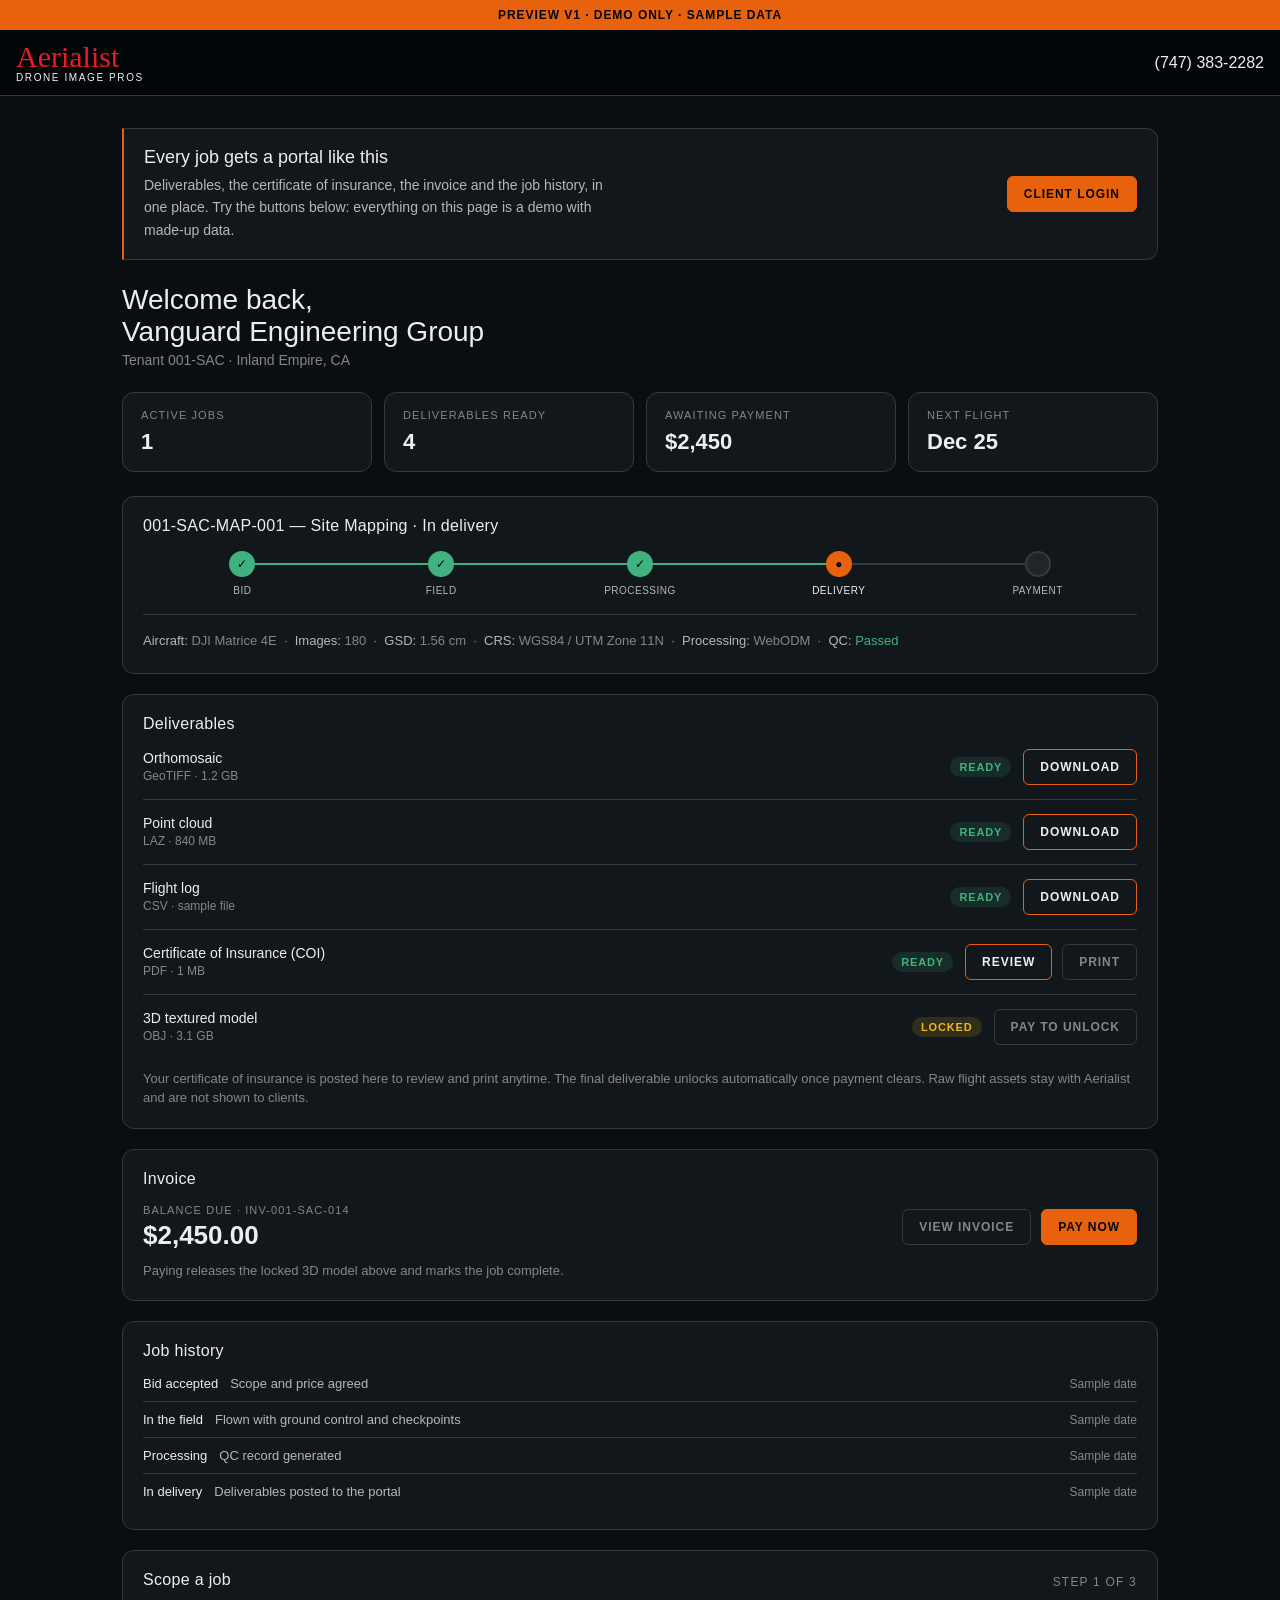
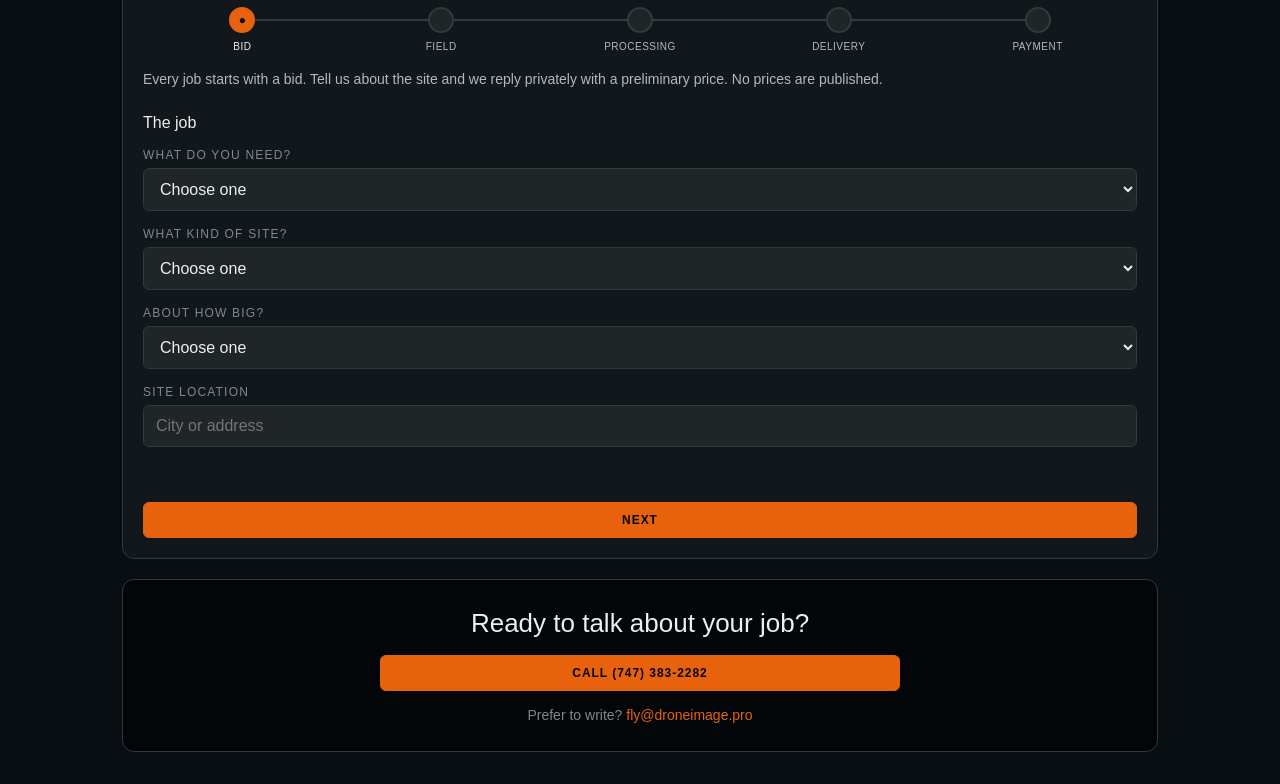
<file: index.html>
<!DOCTYPE html>


<html lang="en">
<head>
<meta charset="utf-8">
<meta name="viewport" content="width=device-width, initial-scale=1, viewport-fit=cover">
<meta name="robots" content="noindex">
<title>Portal preview v1 (demo only)</title>
<style>
:root{
  --font:"Avenir Next","Avenir",Montserrat,"Helvetica Neue",Arial,sans-serif;
  --script:"Allura",cursive;
  --red:#ED1C24;
  --surface-0:#030609; --surface-1:#090e12; --surface-2:#11171b; --surface-3:#202528;
  --border:#33393d;
  --text-muted:#82878b; --text-secondary:#b4b8bb; --text-primary:#eceff1;
  --accent:#E8620E; --accent-hover:#F18720;
  --ok:#3fb27f; --warn:#f1b820;
}
*{margin:0;padding:0;box-sizing:border-box}
[hidden]{display:none !important}
html{-webkit-text-size-adjust:100%}
body{font-family:var(--font);background:var(--surface-1);color:var(--text-primary);min-height:100vh;
  padding-left:env(safe-area-inset-left,0px);padding-right:env(safe-area-inset-right,0px);
  padding-bottom:env(safe-area-inset-bottom,0px);overflow-wrap:anywhere}
a{color:inherit;text-decoration:none}
b{font-weight:500;color:var(--text-secondary)}

.demo{background:var(--accent);color:var(--surface-0);text-align:center;font-size:12px;font-weight:600;
  letter-spacing:.08em;padding:8px 12px;text-transform:uppercase;padding-top:calc(8px + env(safe-area-inset-top,0px))}

/* brand */
.brand{display:flex;flex-direction:column;line-height:1}
.brand .script{font-family:var(--script);color:var(--red);font-size:30px}
.brand .word{font-size:10px;letter-spacing:.16em;text-transform:uppercase;color:var(--text-primary);margin-top:1px}

/* buttons and forms */
.btn{font-family:var(--font);font-size:12px;letter-spacing:.08em;text-transform:uppercase;font-weight:600;
  padding:10px 16px;border-radius:6px;border:1px solid var(--accent);background:transparent;color:var(--text-primary);cursor:pointer}
.btn:hover:not(:disabled){background:var(--accent);color:var(--surface-0)}
.btn:disabled{opacity:.45;cursor:not-allowed}
.btn--solid{background:var(--accent);color:var(--surface-0)}
.btn--ghost{border-color:var(--border);color:var(--text-muted)}
label{display:block;color:var(--text-muted);font-size:12px;letter-spacing:.1em;text-transform:uppercase;margin:16px 0 6px}
input,select{width:100%;font-family:var(--font);font-size:16px;padding:11px 12px;border-radius:6px;
  border:1px solid var(--border);background:var(--surface-3);color:var(--text-primary)}

/* sign in */
.login{display:flex;justify-content:center;padding:32px 16px}
.login__card{width:100%;max-width:400px;background:var(--surface-2);border:1px solid var(--border);border-radius:12px;padding:28px 24px}
.login__card h1{font-size:22px;font-weight:500;margin:18px 0 4px}
.login__card .btn{width:100%;margin-top:22px}
.msg{color:var(--warn);font-size:14px;margin-top:14px;line-height:1.5}

/* top bar */
.bar{display:flex;justify-content:space-between;align-items:center;gap:12px;flex-wrap:wrap;padding:12px 16px;
  background:var(--surface-0);border-bottom:1px solid var(--border)}
.bar__right{display:flex;align-items:center;gap:12px;min-width:0}
.who{color:var(--text-secondary);font-size:13px;min-width:0}

/* main */
.main{max-width:1100px;margin:0 auto;padding:clamp(16px,3vw,32px)}
.top{display:flex;justify-content:space-between;align-items:flex-end;gap:16px;flex-wrap:wrap;margin-bottom:24px}
.top h1{font-size:clamp(20px,5vw,28px);font-weight:500}
.top p{color:var(--text-muted);font-size:14px;margin-top:4px}
.pick{margin:0;min-width:200px;max-width:100%}
.notice{background:rgba(241,184,32,.12);border:1px solid var(--warn);color:var(--text-primary);border-radius:8px;
  padding:12px 14px;font-size:14px;margin-bottom:20px;line-height:1.5}

.stats{display:grid;grid-template-columns:repeat(auto-fit,minmax(150px,1fr));gap:12px;margin-bottom:24px}
.stat{background:var(--surface-2);border:1px solid var(--border);border-radius:12px;padding:16px 18px;min-width:0}
.stat__label{color:var(--text-muted);font-size:11px;letter-spacing:.1em;text-transform:uppercase;margin-bottom:8px}
.stat__value{font-size:22px;font-weight:600}

.panel{background:var(--surface-2);border:1px solid var(--border);border-radius:12px;padding:20px;margin-bottom:20px;min-width:0}
.panel__head{display:flex;justify-content:space-between;align-items:flex-end;gap:12px;flex-wrap:wrap;margin-bottom:16px}
.panel__head h2{font-size:16px;font-weight:500;letter-spacing:.02em}

/* pipeline */
.pipe{display:flex}
.pipe__step{flex:1 1 0;min-width:0;position:relative;text-align:center}
.pipe__step + .pipe__step::before{content:"";position:absolute;top:12px;left:-50%;width:100%;height:2px;background:var(--border)}
.pipe__step.done + .pipe__step::before,.pipe__step.done + .pipe__step.current::before{background:var(--ok)}
.pipe__dot{position:relative;z-index:1;width:26px;height:26px;border-radius:50%;margin:0 auto 8px;border:2px solid var(--border);
  background:var(--surface-3);display:flex;align-items:center;justify-content:center;font-size:12px;color:var(--text-muted)}
.pipe__step.done .pipe__dot{background:var(--ok);border-color:var(--ok);color:var(--surface-0)}
.pipe__step.current .pipe__dot{background:var(--accent);border-color:var(--accent);color:var(--surface-0)}
.pipe__label{font-size:10px;color:var(--text-secondary);letter-spacing:.05em;text-transform:uppercase}
.pipe__step.current .pipe__label{color:var(--text-primary)}
.jobmeta{color:var(--text-muted);font-size:13px;line-height:1.8;margin-top:18px;border-top:1px solid var(--border);padding-top:14px}
.ok{color:var(--ok)} .warn{color:var(--warn)}

/* deliverable rows */
.drow{display:grid;grid-template-columns:1fr auto auto;gap:12px;align-items:center;padding:14px 0;border-top:1px solid var(--border)}
.drow:first-child{border-top:0;padding-top:0}
.dname{display:flex;flex-direction:column;gap:3px;min-width:0}
.dname .n{color:var(--text-primary);font-size:14px}
.dname .m{color:var(--text-muted);font-size:12px}
.badge{font-size:11px;letter-spacing:.08em;text-transform:uppercase;padding:4px 9px;border-radius:999px;font-weight:600;white-space:nowrap}
.badge--ready{background:rgba(63,178,127,.14);color:var(--ok)}
.badge--locked{background:rgba(241,184,32,.14);color:var(--warn)}
@media (max-width:520px){
  .drow{grid-template-columns:1fr auto}
  .drow .btn{grid-column:1 / -1;width:100%}
}

/* invoice */
.invoice{display:flex;justify-content:space-between;align-items:center;flex-wrap:wrap;gap:16px}
.invoice__amt{font-size:26px;font-weight:600}
.invoice__amt small{display:block;font-size:11px;color:var(--text-muted);letter-spacing:.1em;text-transform:uppercase;font-weight:400;margin-bottom:4px}
.actions{display:flex;gap:10px;flex-wrap:wrap}
.note,.muted{color:var(--text-muted);font-size:13px;margin-top:10px;line-height:1.5}

/* history */
.hrow{display:grid;grid-template-columns:auto 1fr auto;gap:12px;padding:10px 0;border-top:1px solid var(--border);font-size:13px;align-items:baseline}
.hrow:first-child{border-top:0;padding-top:0}
.hstatus{color:var(--text-primary)}
.hnote{color:var(--text-secondary)}
.hdate{color:var(--text-muted);font-size:12px}
@media (max-width:520px){ .hrow{grid-template-columns:1fr} }

.testinfo{color:var(--text-muted);font-size:11px;line-height:1.6;margin-top:8px}

.cta-row{display:flex;gap:12px;flex-wrap:wrap}
.cta-row .btn{flex:1 1 200px}
.cta{background:var(--surface-0);border:1px solid var(--border);border-radius:12px;padding:28px 20px;text-align:center;margin-top:8px}
.cta h2{font-size:clamp(20px,5vw,26px);font-weight:500;margin-bottom:16px}
.cta .cta-row{justify-content:center;max-width:520px;margin:0 auto}
.cta p{color:var(--text-muted);font-size:14px;margin-top:16px}
.cta p a{color:var(--accent);border-bottom:1px solid transparent}
.cta p a:hover{border-bottom-color:var(--accent)}
.scope{scroll-margin-top:16px}
.steplabel{color:var(--text-muted);font-size:12px;letter-spacing:.1em;text-transform:uppercase}
.lead{color:var(--text-secondary);font-size:14px;line-height:1.7;font-weight:300;margin:16px 0 4px}
.scope fieldset{border:0;min-width:0}
.scope h3{font-size:16px;font-weight:500;margin:18px 0 0}
.scope .checks label{display:flex;gap:10px;align-items:center;text-transform:none;letter-spacing:0;font-size:14px;color:var(--text-secondary);margin:10px 0}
.scope input[type=checkbox]{width:auto}
.scope .formnav{display:flex;gap:12px;margin-top:22px}
.scope .formnav .btn{flex:1}
.scope .msg{min-height:1.4em}
.summary{white-space:pre-wrap;background:var(--surface-3);border:1px solid var(--border);border-radius:8px;padding:14px 16px;font-size:13px;line-height:1.7;color:var(--text-secondary);margin:14px 0}
.next{margin:18px 0 0;padding:0;list-style:none}
.next li{color:var(--text-secondary);font-size:14px;line-height:1.6;padding:10px 0;border-top:1px solid var(--border)}
.next b{color:var(--text-primary)}
.divider{display:flex;align-items:center;gap:14px;margin:8px 0 24px;color:var(--text-muted);font-size:12px;letter-spacing:.1em;text-transform:uppercase}
.divider::before,.divider::after{content:"";flex:1;height:1px;background:var(--border)}
.pipe--mini{margin:18px 0 6px}

</style>
<style>
/* Extra styles for the portal demo page. Load after app.css. */

.intro{display:flex;justify-content:space-between;align-items:center;gap:16px;flex-wrap:wrap;
  background:var(--surface-2);border:1px solid var(--border);border-left:2px solid var(--accent);
  border-radius:0 12px 12px 0;padding:18px 20px;margin-bottom:24px}
.intro h2{font-size:18px;font-weight:500;margin-bottom:6px}
.intro p{color:var(--text-secondary);font-size:14px;line-height:1.6;font-weight:300;max-width:60ch}
.intro .btn{white-space:nowrap}
a.btn{display:inline-block;text-align:center}

.modal{position:fixed;inset:0;background:rgba(3,6,9,.82);display:flex;align-items:center;justify-content:center;
  padding:20px;z-index:200}
.modal__box{background:var(--surface-2);border:1px solid var(--border);border-radius:14px;max-width:520px;width:100%;
  max-height:85vh;overflow:auto;padding:28px 26px;position:relative}
.modal__close{position:absolute;top:10px;right:14px;background:none;border:0;color:var(--text-muted);font-size:28px;
  line-height:1;cursor:pointer;padding:6px}
.modal__close:hover{color:var(--text-primary)}
.modal__eyebrow{color:var(--accent);font-size:12px;letter-spacing:.2em;text-transform:uppercase;margin-bottom:10px}
.modal__box h3{font-size:20px;font-weight:500;margin:0 0 14px;padding-right:28px}
.modal__box p{color:var(--text-secondary);font-size:14px;line-height:1.7;font-weight:300;margin:0 0 12px}
.modal__box .fine{color:var(--text-muted);font-size:12px;line-height:1.6;border-top:1px solid var(--border);padding-top:12px;margin-top:6px}
.modal__actions{display:flex;gap:10px;flex-wrap:wrap;margin-top:16px}
.modal__actions .btn{width:100%}
.sample{border:1px dashed var(--border);border-radius:8px;padding:14px 16px;margin:0 0 12px;font-size:13px;line-height:1.8;color:var(--text-secondary)}
.sample b{color:var(--text-primary)}
.sample .line{display:flex;justify-content:space-between;gap:12px;border-top:1px solid var(--border);padding-top:8px;margin-top:8px}
.sample .line:first-child{border-top:0;padding-top:0;margin-top:0}

@media (max-width:520px){
  .drow .actions{grid-column:1 / -1}
  .drow .actions .btn{flex:1}
}

</style>
</head>
<body>

<div class="demo">Preview v1 &middot; demo only &middot; sample data</div>

<header class="bar">
  <a class="brand" href="https://droneimage.pro" aria-label="Aerialist, back to the main site"><span class="script">Aerialist</span><span class="word">DRONE IMAGE PROS</span></a>
  <div class="bar__right"><a href="tel:+17473832282">(747) 383-2282</a></div>
</header>

<main class="main">

  <section class="intro">
    <div>
      <h2>Every job gets a portal like this</h2>
      <p>Deliverables, the certificate of insurance, the invoice and the job history, in one place. Try the buttons below: everything on this page is a demo with made-up data.</p>
    </div>
    <button type="button" class="btn btn--solid" data-demo="login">Client login</button>
  </section>

  <div class="top">
    <div>
      <h1>Welcome back,<br>Vanguard Engineering Group</h1>
      <p>Tenant 001-SAC &middot; Inland Empire, CA</p>
    </div>
  </div>

  <div class="stats">
    <div class="stat"><div class="stat__label">Active jobs</div><div class="stat__value">1</div></div>
    <div class="stat"><div class="stat__label">Deliverables ready</div><div class="stat__value" id="statReady">4</div></div>
    <div class="stat"><div class="stat__label">Awaiting payment</div><div class="stat__value" id="statAwaiting">$2,450</div></div>
    <div class="stat"><div class="stat__label">Next flight</div><div class="stat__value" id="nextFlight"></div></div>
  </div>

  <section class="panel">
    <div class="panel__head">
      <h2>001-SAC-MAP-001 &mdash; Site Mapping &middot; <span id="jobStatus">In delivery</span></h2>
    </div>
    <div class="pipe" id="pipe">
      <div class="pipe__step done"><div class="pipe__dot">&#10003;</div><div class="pipe__label">Bid</div></div>
      <div class="pipe__step done"><div class="pipe__dot">&#10003;</div><div class="pipe__label">Field</div></div>
      <div class="pipe__step done"><div class="pipe__dot">&#10003;</div><div class="pipe__label">Processing</div></div>
      <div class="pipe__step current" id="pipeDelivery"><div class="pipe__dot">&#9679;</div><div class="pipe__label">Delivery</div></div>
      <div class="pipe__step" id="pipePayment"><div class="pipe__dot"></div><div class="pipe__label">Payment</div></div>
    </div>
    <div class="jobmeta">
      <b>Aircraft:</b> DJI Matrice 4E &nbsp;&middot;&nbsp; <b>Images:</b> 180 &nbsp;&middot;&nbsp; <b>GSD:</b> 1.56 cm &nbsp;&middot;&nbsp;
      <b>CRS:</b> WGS84 / UTM Zone 11N &nbsp;&middot;&nbsp; <b>Processing:</b> WebODM &nbsp;&middot;&nbsp; <b>QC:</b> <span class="ok">Passed</span>
    </div>
  </section>

  <section class="panel">
    <div class="panel__head"><h2>Deliverables</h2></div>
    <div id="deliverables">
      <div class="drow">
        <div class="dname"><span class="n">Orthomosaic</span><span class="m">GeoTIFF &middot; 1.2 GB</span></div>
        <span class="badge badge--ready">Ready</span>
        <button class="btn" type="button" data-demo="download" data-file="Orthomosaic" data-detail="GeoTIFF, 1.2 GB">Download</button>
      </div>
      <div class="drow">
        <div class="dname"><span class="n">Point cloud</span><span class="m">LAZ &middot; 840 MB</span></div>
        <span class="badge badge--ready">Ready</span>
        <button class="btn" type="button" data-demo="download" data-file="Point cloud" data-detail="LAZ, 840 MB">Download</button>
      </div>
      <div class="drow">
        <div class="dname"><span class="n">Flight log</span><span class="m">CSV &middot; sample file</span></div>
        <span class="badge badge--ready">Ready</span>
        <button class="btn" type="button" data-demo="download-log" data-file="Flight log">Download</button>
      </div>
      <div class="drow">
        <div class="dname"><span class="n">Certificate of Insurance (COI)</span><span class="m">PDF &middot; 1 MB</span></div>
        <span class="badge badge--ready">Ready</span>
        <div class="actions"><button class="btn" type="button" data-demo="coi">Review</button><button class="btn btn--ghost" type="button" data-demo="print">Print</button></div>
      </div>
      <div class="drow" id="row3d">
        <div class="dname"><span class="n">3D textured model</span><span class="m">OBJ &middot; 3.1 GB</span></div>
        <span class="badge badge--locked" id="badge3d">Locked</span>
        <button class="btn btn--ghost" type="button" id="btn3d" data-demo="pay">Pay to unlock</button>
      </div>
    </div>
    <p class="note">Your certificate of insurance is posted here to review and print anytime. The final deliverable unlocks automatically once payment clears. Raw flight assets stay with Aerialist and are not shown to clients.</p>
  </section>

  <section class="panel">
    <div class="panel__head"><h2>Invoice</h2></div>
    <div class="invoice">
      <div class="invoice__amt"><small id="invHead">Balance due &middot; INV-001-SAC-014</small><span id="invAmt">$2,450.00</span></div>
      <div class="actions">
        <button class="btn btn--ghost" type="button" data-demo="invoice">View invoice</button>
        <button class="btn btn--solid" type="button" id="btnPay" data-demo="pay">Pay now</button>
      </div>
    </div>
    <p class="note" id="invNote">Paying releases the locked 3D model above and marks the job complete.</p>
  </section>

  <section class="panel">
    <div class="panel__head"><h2>Job history</h2></div>
    <div id="history">
      <div class="hrow"><span class="hstatus">Bid accepted</span><span class="hnote">Scope and price agreed</span><span class="hdate">Sample date</span></div>
      <div class="hrow"><span class="hstatus">In the field</span><span class="hnote">Flown with ground control and checkpoints</span><span class="hdate">Sample date</span></div>
      <div class="hrow"><span class="hstatus">Processing</span><span class="hnote">QC record generated</span><span class="hdate">Sample date</span></div>
      <div class="hrow"><span class="hstatus">In delivery</span><span class="hnote">Deliverables posted to the portal</span><span class="hdate">Sample date</span></div>
    </div>
  </section>

  <section class="panel scope" id="scope" aria-labelledby="scopeTitle">
    <div class="panel__head"><h2 id="scopeTitle">Scope a job</h2><span class="steplabel" id="stepLabel">Step 1 of 3</span></div>
    <div class="pipe pipe--mini" aria-hidden="true">
      <div class="pipe__step current"><div class="pipe__dot">&#9679;</div><div class="pipe__label">Bid</div></div>
      <div class="pipe__step"><div class="pipe__dot"></div><div class="pipe__label">Field</div></div>
      <div class="pipe__step"><div class="pipe__dot"></div><div class="pipe__label">Processing</div></div>
      <div class="pipe__step"><div class="pipe__dot"></div><div class="pipe__label">Delivery</div></div>
      <div class="pipe__step"><div class="pipe__dot"></div><div class="pipe__label">Payment</div></div>
    </div>
    <p class="lead" id="scopeIntro">Every job starts with a bid. Tell us about the site and we reply privately with a preliminary price. No prices are published.</p>

    <form id="scopeForm" novalidate>
      <fieldset data-step="1">
        <h3>The job</h3>
        <label for="svc">What do you need?</label>
        <select id="svc">
          <option value="">Choose one</option>
          <option>Stockpile volumes</option>
          <option>Site mapping (orthomosaic and surface model)</option>
          <option>Progress documentation</option>
          <option>Roof and asset inspection</option>
          <option>Not sure yet</option>
        </select>
        <label for="siteType">What kind of site?</label>
        <select id="siteType">
          <option value="">Choose one</option>
          <option>Quarry or pit</option>
          <option>Aggregate or material yard</option>
          <option>Construction site</option>
          <option>Roof or industrial facility</option>
          <option>Other</option>
        </select>
        <label for="size">About how big?</label>
        <select id="size">
          <option value="">Choose one</option>
          <option>Under 5 acres</option>
          <option>5 to 25 acres</option>
          <option>25 to 100 acres</option>
          <option>Over 100 acres</option>
          <option>Not sure</option>
        </select>
        <label for="loc">Site location</label>
        <input id="loc" type="text" autocomplete="off" placeholder="City or address">
      </fieldset>

      <fieldset data-step="2" hidden>
        <h3>Timing and deliverables</h3>
        <label for="timing">When do you need it?</label>
        <select id="timing">
          <option value="">Choose one</option>
          <option>As soon as possible</option>
          <option>Within 2 weeks</option>
          <option>Within a month</option>
          <option>Just planning</option>
        </select>
        <label for="freq">How often?</label>
        <select id="freq">
          <option value="">Choose one</option>
          <option>One time</option>
          <option>Monthly</option>
          <option>Quarterly</option>
          <option>Not sure yet</option>
        </select>
        <label for="access">Any site requirements?</label>
        <select id="access">
          <option value="">Choose one</option>
          <option>None that I know of</option>
          <option>Escort required</option>
          <option>Site safety training required</option>
          <option>Not sure</option>
        </select>
        <label>What should we deliver?</label>
        <div class="checks">
          <label><input type="checkbox" name="deliv" value="Orthomosaic"> Orthomosaic</label>
          <label><input type="checkbox" name="deliv" value="Surface model"> Surface model</label>
          <label><input type="checkbox" name="deliv" value="Volume report"> Volume report</label>
          <label><input type="checkbox" name="deliv" value="Point cloud"> Point cloud</label>
          <label><input type="checkbox" name="deliv" value="Inspection report"> Inspection report</label>
          <label><input type="checkbox" name="deliv" value="Progress comparisons"> Progress comparisons</label>
        </div>
      </fieldset>

      <fieldset data-step="3" hidden>
        <h3>How to reach you</h3>
        <label for="cName">Name</label>
        <input id="cName" type="text" autocomplete="name">
        <label for="cCompany">Company</label>
        <input id="cCompany" type="text" autocomplete="organization">
        <label for="cPhone">Phone</label>
        <input id="cPhone" type="tel" autocomplete="tel">
        <label for="cEmail">Email</label>
        <input id="cEmail" type="email" autocomplete="email">
        <label for="cPrefer">Best way to reach you</label>
        <select id="cPrefer">
          <option value="">No preference</option>
          <option>Phone call</option>
          <option>Text message</option>
          <option>Email</option>
        </select>
      </fieldset>

      <p class="msg" id="scopeMsg" role="alert"></p>
      <div class="formnav">
        <button type="button" class="btn btn--ghost" id="scopeBack" hidden>Back</button>
        <button type="button" class="btn btn--solid" id="scopeNext">Next</button>
      </div>
    </form>

    <div id="scopeDone" hidden>
      <h3 id="doneTitle" tabindex="-1">Your bid is ready to send</h3>
      <p class="lead">Nothing has been sent yet. Tap Email or Text to send this to Aerialist. You get a preliminary price privately by call or email. No prices are published.</p>
      <div class="summary" id="scopeSummary"></div>
      <div class="cta-row">
        <a class="btn btn--solid" id="sendEmail" href="mailto:fly@droneimage.pro">Email this to Aerialist</a>
        <a class="btn" id="sendText" href="sms:+17473832282">Text it</a>
        <a class="btn" href="tel:+17473832282">Call (747) 383-2282</a>
      </div>
      <div class="cta-row" style="margin-top:12px">
        <button type="button" class="btn btn--ghost" id="copySummary">Copy summary</button>
        <button type="button" class="btn btn--ghost" id="scopeRestart">Start over</button>
      </div>
      <ul class="next">
        <li><b>Bid.</b> We reply privately with a preliminary price.</li>
        <li><b>Field.</b> The pilot who scopes your job flies it, with ground control.</li>
        <li><b>Processing.</b> Your data is processed and checked, and the QC record is kept.</li>
        <li><b>Delivery.</b> Deliverables, the certificate of insurance and the invoice land in your portal.</li>
        <li><b>Payment.</b> The last file unlocks when the invoice is paid.</li>
      </ul>
    </div>
  </section>
  <section class="cta">
    <h2>Ready to talk about your job?</h2>
    <div class="cta-row">
      <a class="btn btn--solid" href="tel:+17473832282">Call (747) 383-2282</a>
      
    </div>
    <p>Prefer to write? <a href="mailto:fly@droneimage.pro">fly@droneimage.pro</a></p>
  </section>

</main>

<!-- Demo pop-up -->
<div class="modal" id="modal" hidden>
  <div class="modal__box" role="dialog" aria-modal="true" aria-labelledby="mTitle">
    <button type="button" class="modal__close" id="mClose" aria-label="Close">&times;</button>
    <div class="modal__eyebrow">Demo</div>
    <h3 id="mTitle"></h3>
    <div id="mBody"></div>
    <div class="modal__actions"><button type="button" class="btn btn--solid" id="mAct" hidden></button></div>
  </div>
</div>

<script>
/* Portal demo page. Everything here is a demo with made-up data: no network calls, nothing stored. */
(function () {
  'use strict';

  var $ = function (id) { return document.getElementById(id); };
  var paid = false;
  var lastFocus = null;

  function esc(v) {
    return String(v == null ? '' : v).replace(/[&<>"']/g, function (c) {
      return { '&': '&amp;', '<': '&lt;', '>': '&gt;', '"': '&quot;', "'": '&#39;' }[c];
    });
  }

  // Next flight is three weeks out, so the demo never looks stale.
  var nf = new Date();
  nf.setDate(nf.getDate() + 21);
  $('nextFlight').textContent = nf.toLocaleDateString('en-US', { month: 'short', day: 'numeric' });

  /* ---------- pop-up ---------- */

  var modal = $('modal'), mTitle = $('mTitle'), mBody = $('mBody'), mAct = $('mAct'), mClose = $('mClose');

  function openModal(title, html, actLabel, onAct) {
    lastFocus = document.activeElement;
    mTitle.textContent = title;
    mBody.innerHTML = html;
    if (actLabel) {
      mAct.hidden = false;
      mAct.textContent = actLabel;
      mAct.onclick = onAct;
    } else {
      mAct.hidden = true;
      mAct.onclick = null;
    }
    modal.hidden = false;
    mClose.focus();
  }

  function closeModal() {
    modal.hidden = true;
    if (lastFocus && lastFocus.focus) lastFocus.focus();
  }

  mClose.addEventListener('click', closeModal);
  modal.addEventListener('click', function (e) { if (e.target === modal) closeModal(); });
  document.addEventListener('keydown', function (e) { if (e.key === 'Escape' && !modal.hidden) closeModal(); });

  /* ---------- actions ---------- */

  function downloadSampleCsv() {
    var day = new Date().toISOString().slice(0, 10);
    var csv = '# SAMPLE DATA - demo only, not a real flight\n' +
      'mission,date,aircraft,images,gsd_cm,qc\n' +
      '001-SAC-MAP-001,' + day + ',DJI Matrice 4E,180,1.56,passed\n';
    var url = URL.createObjectURL(new Blob([csv], { type: 'text/csv' }));
    var a = document.createElement('a');
    a.href = url;
    a.download = 'sample-flight-log.csv';
    document.body.appendChild(a);
    a.click();
    a.remove();
    setTimeout(function () { URL.revokeObjectURL(url); }, 1000);
  }

  function simulatePayment() {
    if (paid) return;
    paid = true;

    $('badge3d').className = 'badge badge--ready';
    $('badge3d').textContent = 'Ready';
    var b = $('btn3d');
    b.className = 'btn';
    b.textContent = 'Download';
    b.setAttribute('data-demo', 'download');
    b.setAttribute('data-file', '3D textured model');
    b.setAttribute('data-detail', 'OBJ, 3.1 GB');

    $('statReady').textContent = '5';
    $('statAwaiting').textContent = '$0';
    $('invHead').textContent = 'Paid \u00b7 INV-001-SAC-014';
    $('btnPay').hidden = true;
    $('invNote').textContent = 'Payment received (demo). The 3D model is unlocked and the job is marked complete.';
    $('jobStatus').textContent = 'Paid';

    var del = $('pipeDelivery');
    del.className = 'pipe__step done';
    del.querySelector('.pipe__dot').textContent = '\u2713';
    var pay = $('pipePayment');
    pay.className = 'pipe__step done';
    pay.querySelector('.pipe__dot').textContent = '\u2713';

    var when = new Date().toLocaleString('en-US', { month: 'short', day: 'numeric', hour: 'numeric', minute: '2-digit' });
    var row = document.createElement('div');
    row.className = 'hrow';
    row.innerHTML = '<span class="hstatus">Paid</span><span class="hnote">Payment received (demo)</span><span class="hdate">' + esc(when) + '</span>';
    $('history').appendChild(row);
  }

  function handle(btn) {
    var kind = btn.getAttribute('data-demo');
    var file = btn.getAttribute('data-file');
    var detail = btn.getAttribute('data-detail');

    if (kind === 'download') {
      openModal('Download: ' + file,
        '<p>Sample only. In a live account this button downloads <b>' + esc(file) + '</b> (' + esc(detail) +
        ') directly from Aerialist\'s secure storage. A file that is still locked cannot be downloaded.</p>');
    } else if (kind === 'download-log') {
      openModal('Flight log (sample)',
        '<p>This sample is a tiny CSV of made-up mission data, so you can see what a real download looks like.</p>',
        'Download sample CSV', downloadSampleCsv);
    } else if (kind === 'coi') {
      openModal('Certificate of Insurance (sample layout)',
        '<div class="sample">' +
        '<div class="line"><span>Certificate holder</span><b>Vanguard Engineering Group</b></div>' +
        '<div class="line"><span>Insured</span><b>Aerialist Drone Imaging LLC</b></div>' +
        '<div class="line"><span>Job</span><b>001-SAC-MAP-001</b></div>' +
        '<div class="line"><span>Coverage</span><b>Commercial general liability, including UAS operations</b></div>' +
        '<div class="line"><span>Limits and policy number</span><b>Shown on the real certificate</b></div>' +
        '</div><p class="fine">A job-specific certificate is pulled from the active policy for every engagement and posted here to review and print. This layout is an example only.</p>');
    } else if (kind === 'print') {
      openModal('Print (sample)', '<p>In a live account this opens your certificate in a print-ready view. Nothing prints in the demo.</p>');
    } else if (kind === 'invoice') {
      openModal('Invoice INV-001-SAC-014 (sample)',
        '<div class="sample">' +
        '<div class="line"><span>Description</span><b>Site mapping, 001-SAC-MAP-001</b></div>' +
        '<div class="line"><span>Includes</span><b>Orthomosaic, point cloud, flight log, 3D textured model</b></div>' +
        '<div class="line"><span>Amount due</span><b>$2,450.00</b></div>' +
        '</div><p class="fine">Sample invoice with made-up figures.</p>');
    } else if (kind === 'login') {
      openModal('Client login (preview)', '<p>In the live portal this opens the sign-in page. It works once the database is set up.</p>');
    } else if (kind === 'pay') {
      if (paid) {
        openModal('Already paid (demo)', '<p>This demo invoice is already paid.</p>');
      } else {
        openModal('Pay now (demo)',
          '<p>In a live account this opens a secure Stripe checkout for <b>$2,450.00</b>. When the payment clears, the locked 3D model unlocks automatically and the job is marked complete.</p>' +
          '<p>Nothing is charged here. Simulate a successful payment to watch the page update.</p>',
          'Simulate payment', function () { simulatePayment(); closeModal(); });
      }
    }
  }

  document.addEventListener('click', function (e) {
    var btn = e.target.closest ? e.target.closest('[data-demo]') : null;
    if (btn) handle(btn);
  });

})();

</script>
</body>
<script>
/* Portal front page: "Scope a job" flow. No network calls and nothing stored.
   The summary is built in the browser, and the visitor sends it by email or text. */
(function () {
  'use strict';

  var $ = function (id) { return document.getElementById(id); };
  var form = $('scopeForm');
  if (!form) return;

  var TOTAL = 3;
  var step = 1;
  var EMAIL = 'fly@droneimage.pro';
  var PHONE = '+17473832282';

  function stepEl(n) { return form.querySelector('[data-step="' + n + '"]'); }

  function showStep(n, focus) {
    step = n;
    for (var i = 1; i <= TOTAL; i++) stepEl(i).hidden = (i !== n);
    $('stepLabel').textContent = 'Step ' + n + ' of ' + TOTAL;
    $('scopeBack').hidden = (n === 1);
    $('scopeNext').textContent = (n === TOTAL) ? 'Review my scope' : 'Next';
    setMsg('');
    if (focus) {
      var first = stepEl(n).querySelector('select, input');
      if (first) first.focus();
    }
  }

  function setMsg(t) { $('scopeMsg').textContent = t || ''; }

  function val(id) { return ($(id).value || '').trim(); }

  function validate(n) {
    if (n === 1) {
      if (!val('svc')) { setMsg('Choose the kind of job.'); $('svc').focus(); return false; }
      if (!val('siteType')) { setMsg('Choose the kind of site.'); $('siteType').focus(); return false; }
    }
    if (n === 3) {
      if (!val('cName')) { setMsg('Enter your name.'); $('cName').focus(); return false; }
      var phone = val('cPhone').replace(/\D/g, '');
      var email = val('cEmail');
      if (phone.length < 10 && !email) { setMsg('Enter a phone number or an email so we can reply.'); $('cPhone').focus(); return false; }
      if (email && !/^[^\s@]+@[^\s@]+\.[^\s@]+$/.test(email)) { setMsg('That email does not look right.'); $('cEmail').focus(); return false; }
    }
    return true;
  }

  function deliverables() {
    var out = [];
    form.querySelectorAll('input[name="deliv"]:checked').forEach(function (c) { out.push(c.value); });
    return out.length ? out.join(', ') : 'Not sure, recommend for me';
  }

  function buildSummary() {
    var lines = [
      'Job scope request (from the portal page)',
      '',
      'Job: ' + val('svc'),
      'Site type: ' + val('siteType'),
      'Size: ' + (val('size') || 'Not given'),
      'Site location: ' + (val('loc') || 'Not given'),
      'Timing: ' + (val('timing') || 'Not given'),
      'Repeat visits: ' + (val('freq') || 'Not given'),
      'Deliverables: ' + deliverables(),
      'Site requirements: ' + (val('access') || 'Not given'),
      '',
      'Name: ' + val('cName'),
      'Company: ' + (val('cCompany') || 'Not given'),
      'Phone: ' + (val('cPhone') || 'Not given'),
      'Email: ' + (val('cEmail') || 'Not given'),
      'Best way to reach me: ' + (val('cPrefer') || 'Any')
    ];
    return lines.join('\n');
  }

  function showDone() {
    var summary = buildSummary();
    $('scopeSummary').textContent = summary;
    var subject = 'Job scope request';
    $('sendEmail').href = 'mailto:' + EMAIL + '?subject=' + encodeURIComponent(subject) + '&body=' + encodeURIComponent(summary);
    $('sendText').href = 'sms:' + PHONE + '?&body=' + encodeURIComponent(summary);
    form.hidden = true;
    $('scopeIntro').hidden = true;
    $('scopeDone').hidden = false;
    var h = $('doneTitle');
    h.focus();
    if (h.scrollIntoView) h.scrollIntoView({ behavior: 'smooth', block: 'start' });
  }

  function restart() {
    form.reset();
    form.hidden = false;
    $('scopeIntro').hidden = false;
    $('scopeDone').hidden = true;
    $('copySummary').textContent = 'Copy summary';
    showStep(1, true);
  }

  function copySummary() {
    var text = $('scopeSummary').textContent;
    var btn = $('copySummary');
    function ok() { btn.textContent = 'Copied'; setTimeout(function () { btn.textContent = 'Copy summary'; }, 2000); }
    if (navigator.clipboard && navigator.clipboard.writeText) {
      navigator.clipboard.writeText(text).then(ok, function () { btn.textContent = 'Press and hold the text to copy'; });
    } else {
      btn.textContent = 'Press and hold the text to copy';
    }
  }

  $('scopeNext').addEventListener('click', function () {
    if (!validate(step)) return;
    if (step < TOTAL) showStep(step + 1, true); else showDone();
  });
  $('scopeBack').addEventListener('click', function () { if (step > 1) showStep(step - 1, true); });
  $('scopeRestart').addEventListener('click', restart);
  $('copySummary').addEventListener('click', copySummary);
  form.addEventListener('submit', function (e) { e.preventDefault(); $('scopeNext').click(); });

  showStep(1, false);
})();

</script>
</html>
</file>
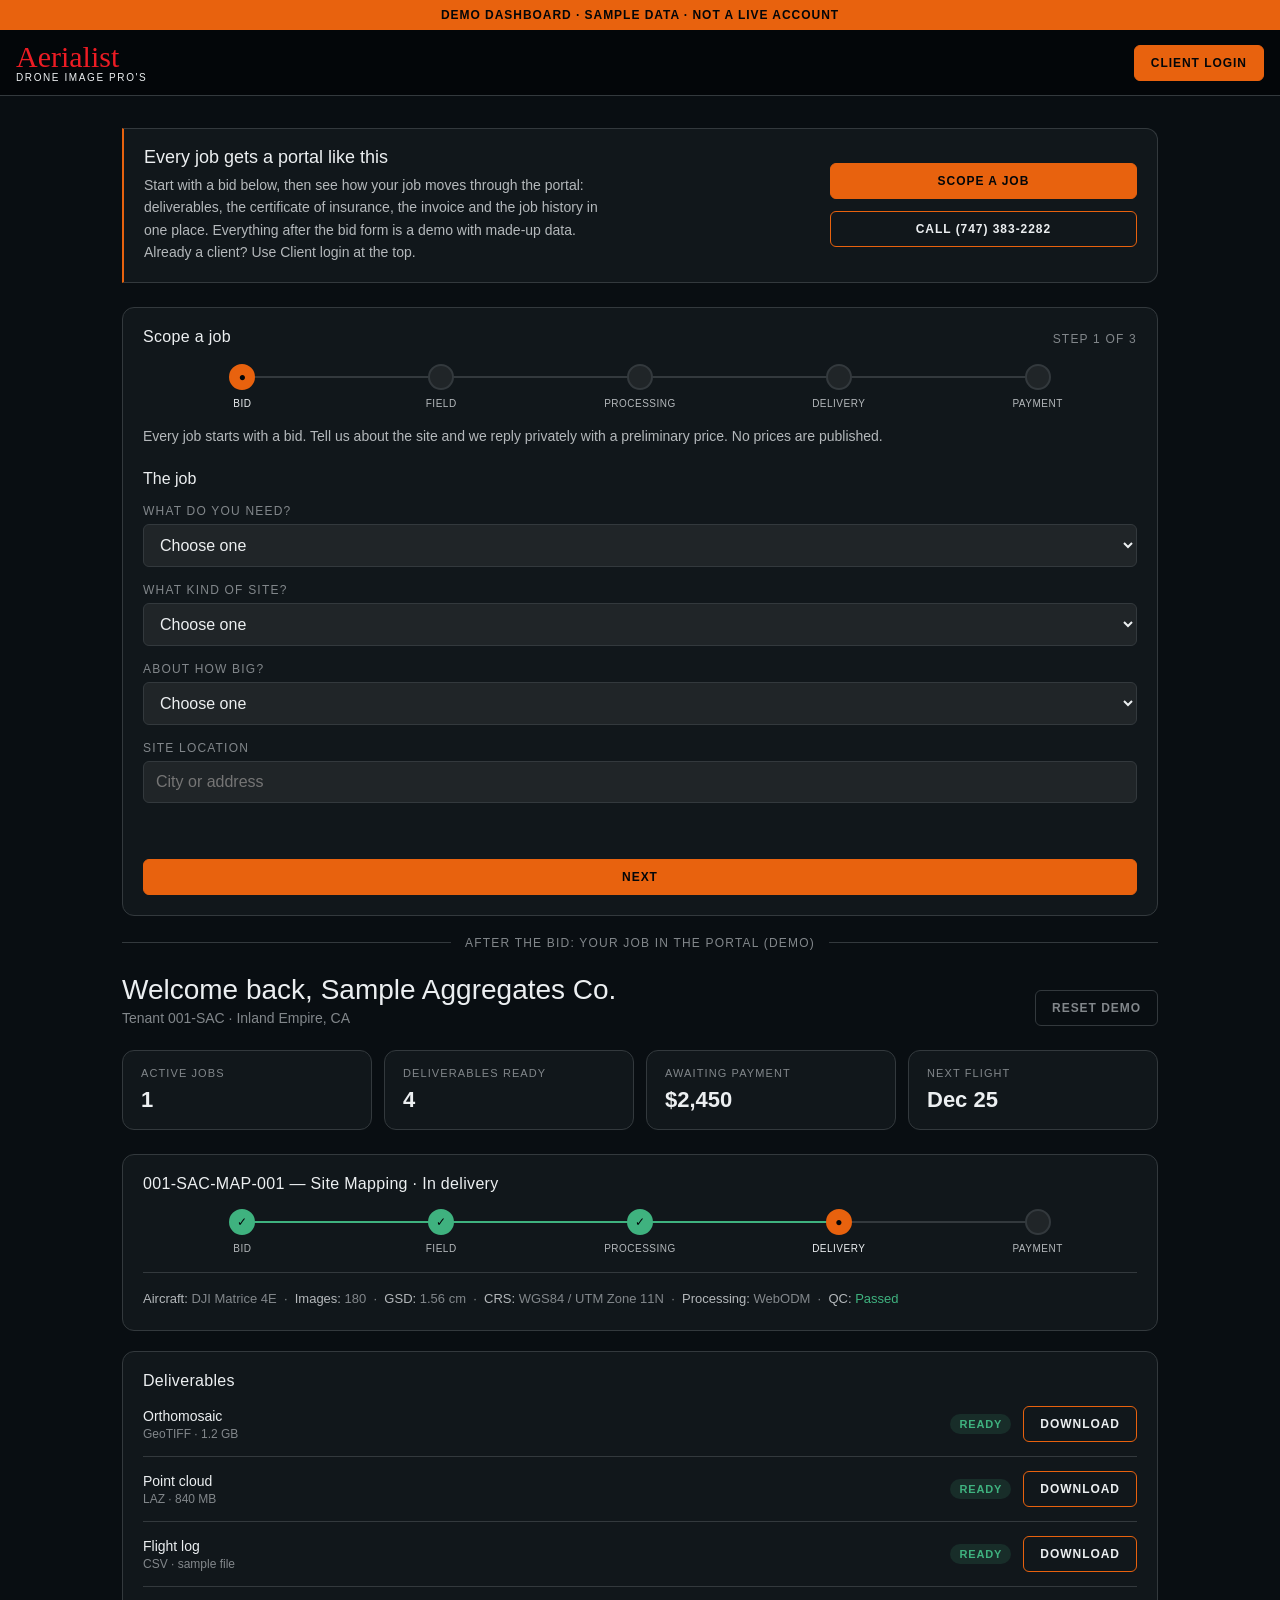
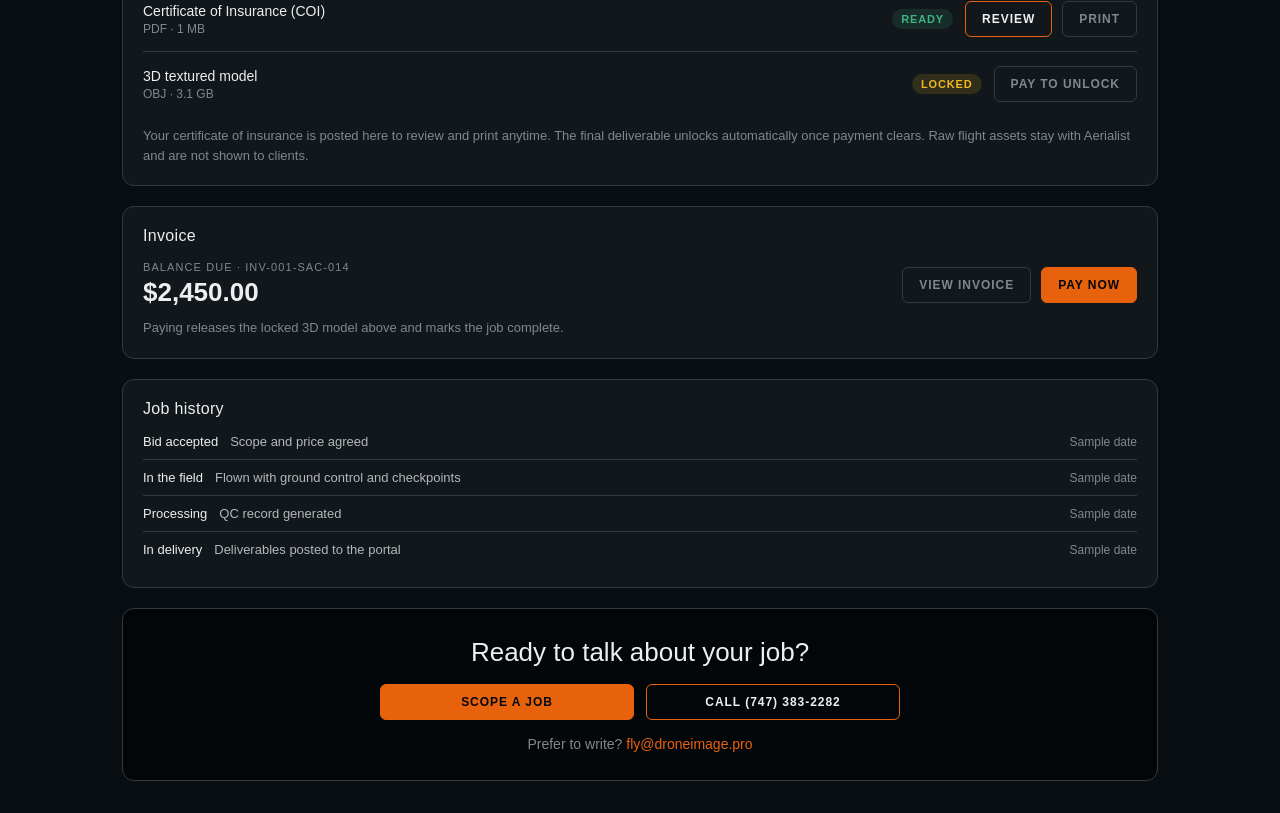
<file: archive/index-new.html>
<!DOCTYPE html>
<html lang="en">
<head>
<meta charset="utf-8">
<meta name="viewport" content="width=device-width, initial-scale=1, viewport-fit=cover">
<meta name="robots" content="noindex">
<meta http-equiv="Content-Security-Policy" content="default-src 'self'; script-src 'self'; style-src 'self' 'unsafe-inline'; img-src 'self' data:; base-uri 'self'; form-action 'self'">
<title>Client Portal Demo &mdash; DroneImage.Pro</title>
<link rel="stylesheet" href="app.css">
<link rel="stylesheet" href="demo.css">
<style>
.cta-row{display:flex;gap:12px;flex-wrap:wrap}
.cta-row .btn{flex:1 1 200px}
.cta{background:var(--surface-0);border:1px solid var(--border);border-radius:12px;padding:28px 20px;text-align:center;margin-top:8px}
.cta h2{font-size:clamp(20px,5vw,26px);font-weight:500;margin-bottom:16px}
.cta .cta-row{justify-content:center;max-width:520px;margin:0 auto}
.cta p{color:var(--text-muted);font-size:14px;margin-top:16px}
.cta p a{color:var(--accent);border-bottom:1px solid transparent}
.cta p a:hover{border-bottom-color:var(--accent)}
.cta-row .btn--outline{background:transparent}
html{scroll-behavior:smooth}
@media (prefers-reduced-motion:reduce){html{scroll-behavior:auto}}
.scope{scroll-margin-top:16px}
.steplabel{color:var(--text-muted);font-size:12px;letter-spacing:.1em;text-transform:uppercase}
.lead{color:var(--text-secondary);font-size:14px;line-height:1.7;font-weight:300;margin:16px 0 4px}
.scope fieldset{border:0;min-width:0}
.scope h3{font-size:16px;font-weight:500;margin:18px 0 0}
.scope .checks label{display:flex;gap:10px;align-items:center;text-transform:none;letter-spacing:0;font-size:14px;color:var(--text-secondary);margin:10px 0}
.scope input[type=checkbox]{width:auto}
.scope .formnav{display:flex;gap:12px;margin-top:22px}
.scope .formnav .btn{flex:1}
.scope .msg{min-height:1.4em}
.summary{white-space:pre-wrap;background:var(--surface-3);border:1px solid var(--border);border-radius:8px;padding:14px 16px;font-size:13px;line-height:1.7;color:var(--text-secondary);margin:14px 0}
.next{margin:18px 0 0;padding:0;list-style:none}
.next li{color:var(--text-secondary);font-size:14px;line-height:1.6;padding:10px 0;border-top:1px solid var(--border)}
.next b{color:var(--text-primary)}
.divider{display:flex;align-items:center;gap:14px;margin:8px 0 24px;color:var(--text-muted);font-size:12px;letter-spacing:.1em;text-transform:uppercase}
.divider::before,.divider::after{content:"";flex:1;height:1px;background:var(--border)}
.pipe--mini{margin:18px 0 6px}
</style>
</head>
<body>

<div class="demo">Demo dashboard &middot; sample data &middot; not a live account</div>

<header class="bar">
  <a class="brand" href="https://droneimage.pro" aria-label="Aerialist, back to the main site"><span class="script">Aerialist</span><span class="word">DRONE IMAGE PRO's</span></a>
  <div class="bar__right"><a class="btn btn--solid" href="app.html">Client login</a></div>
</header>

<main class="main">

  <section class="intro">
    <div>
      <h2>Every job gets a portal like this</h2>
      <p>Start with a bid below, then see how your job moves through the portal: deliverables, the certificate of insurance, the invoice and the job history in one place. Everything after the bid form is a demo with made-up data. Already a client? Use Client login at the top.</p>
    </div>
    <div class="cta-row">
      <a class="btn btn--solid" href="#scope">Scope a job</a>
      <a class="btn" href="tel:+17473832282">Call (747) 383-2282</a>
    </div>
  </section>

  <section class="panel scope" id="scope" aria-labelledby="scopeTitle">
    <div class="panel__head"><h2 id="scopeTitle">Scope a job</h2><span class="steplabel" id="stepLabel">Step 1 of 3</span></div>
    <div class="pipe pipe--mini" aria-hidden="true">
      <div class="pipe__step current"><div class="pipe__dot">&#9679;</div><div class="pipe__label">Bid</div></div>
      <div class="pipe__step"><div class="pipe__dot"></div><div class="pipe__label">Field</div></div>
      <div class="pipe__step"><div class="pipe__dot"></div><div class="pipe__label">Processing</div></div>
      <div class="pipe__step"><div class="pipe__dot"></div><div class="pipe__label">Delivery</div></div>
      <div class="pipe__step"><div class="pipe__dot"></div><div class="pipe__label">Payment</div></div>
    </div>
    <p class="lead" id="scopeIntro">Every job starts with a bid. Tell us about the site and we reply privately with a preliminary price. No prices are published.</p>

    <form id="scopeForm" novalidate>
      <fieldset data-step="1">
        <h3>The job</h3>
        <label for="svc">What do you need?</label>
        <select id="svc">
          <option value="">Choose one</option>
          <option>Stockpile volumes</option>
          <option>Site mapping (orthomosaic and surface model)</option>
          <option>Progress documentation</option>
          <option>Roof and asset inspection</option>
          <option>Not sure yet</option>
        </select>
        <label for="siteType">What kind of site?</label>
        <select id="siteType">
          <option value="">Choose one</option>
          <option>Quarry or pit</option>
          <option>Aggregate or material yard</option>
          <option>Construction site</option>
          <option>Roof or industrial facility</option>
          <option>Other</option>
        </select>
        <label for="size">About how big?</label>
        <select id="size">
          <option value="">Choose one</option>
          <option>Under 5 acres</option>
          <option>5 to 25 acres</option>
          <option>25 to 100 acres</option>
          <option>Over 100 acres</option>
          <option>Not sure</option>
        </select>
        <label for="loc">Site location</label>
        <input id="loc" type="text" autocomplete="off" placeholder="City or address">
      </fieldset>

      <fieldset data-step="2" hidden>
        <h3>Timing and deliverables</h3>
        <label for="timing">When do you need it?</label>
        <select id="timing">
          <option value="">Choose one</option>
          <option>As soon as possible</option>
          <option>Within 2 weeks</option>
          <option>Within a month</option>
          <option>Just planning</option>
        </select>
        <label for="freq">How often?</label>
        <select id="freq">
          <option value="">Choose one</option>
          <option>One time</option>
          <option>Monthly</option>
          <option>Quarterly</option>
          <option>Not sure yet</option>
        </select>
        <label for="access">Any site requirements?</label>
        <select id="access">
          <option value="">Choose one</option>
          <option>None that I know of</option>
          <option>Escort required</option>
          <option>Site safety training required</option>
          <option>Not sure</option>
        </select>
        <label>What should we deliver?</label>
        <div class="checks">
          <label><input type="checkbox" name="deliv" value="Orthomosaic"> Orthomosaic</label>
          <label><input type="checkbox" name="deliv" value="Surface model"> Surface model</label>
          <label><input type="checkbox" name="deliv" value="Volume report"> Volume report</label>
          <label><input type="checkbox" name="deliv" value="Point cloud"> Point cloud</label>
          <label><input type="checkbox" name="deliv" value="Inspection report"> Inspection report</label>
          <label><input type="checkbox" name="deliv" value="Progress comparisons"> Progress comparisons</label>
        </div>
      </fieldset>

      <fieldset data-step="3" hidden>
        <h3>How to reach you</h3>
        <label for="cName">Name</label>
        <input id="cName" type="text" autocomplete="name">
        <label for="cCompany">Company</label>
        <input id="cCompany" type="text" autocomplete="organization">
        <label for="cPhone">Phone</label>
        <input id="cPhone" type="tel" autocomplete="tel">
        <label for="cEmail">Email</label>
        <input id="cEmail" type="email" autocomplete="email">
        <label for="cPrefer">Best way to reach you</label>
        <select id="cPrefer">
          <option value="">No preference</option>
          <option>Phone call</option>
          <option>Text message</option>
          <option>Email</option>
        </select>
      </fieldset>

      <p class="msg" id="scopeMsg" role="alert"></p>
      <div class="formnav">
        <button type="button" class="btn btn--ghost" id="scopeBack" hidden>Back</button>
        <button type="button" class="btn btn--solid" id="scopeNext">Next</button>
      </div>
    </form>

    <div id="scopeDone" hidden>
      <h3 id="doneTitle" tabindex="-1">Your bid is ready to send</h3>
      <p class="lead">Nothing has been sent yet. Tap Email or Text to send this to Aerialist. You get a preliminary price privately by call or email. No prices are published.</p>
      <div class="summary" id="scopeSummary"></div>
      <div class="cta-row">
        <a class="btn btn--solid" id="sendEmail" href="mailto:fly@droneimage.pro">Email this to Aerialist</a>
        <a class="btn" id="sendText" href="sms:+17473832282">Text it</a>
        <a class="btn" href="tel:+17473832282">Call (747) 383-2282</a>
      </div>
      <div class="cta-row" style="margin-top:12px">
        <button type="button" class="btn btn--ghost" id="copySummary">Copy summary</button>
        <button type="button" class="btn btn--ghost" id="scopeRestart">Start over</button>
      </div>
      <ul class="next">
        <li><b>Bid.</b> We reply privately with a preliminary price.</li>
        <li><b>Field.</b> The pilot who scopes your job flies it, with ground control.</li>
        <li><b>Processing.</b> Your data is processed and checked, and the QC record is kept.</li>
        <li><b>Delivery.</b> Deliverables, the certificate of insurance and the invoice land in your portal.</li>
        <li><b>Payment.</b> The last file unlocks when the invoice is paid.</li>
      </ul>
    </div>
  </section>

  <div class="divider"><span>After the bid: your job in the portal (demo)</span></div>

  <div class="top">
    <div>
      <h1>Welcome back, Sample Aggregates Co.</h1>
      <p>Tenant 001-SAC &middot; Inland Empire, CA</p>
    </div>
    <button type="button" class="btn btn--ghost" id="resetDemo">Reset demo</button>
  </div>

  <div class="stats">
    <div class="stat"><div class="stat__label">Active jobs</div><div class="stat__value">1</div></div>
    <div class="stat"><div class="stat__label">Deliverables ready</div><div class="stat__value" id="statReady">4</div></div>
    <div class="stat"><div class="stat__label">Awaiting payment</div><div class="stat__value" id="statAwaiting">$2,450</div></div>
    <div class="stat"><div class="stat__label">Next flight</div><div class="stat__value" id="nextFlight"></div></div>
  </div>

  <section class="panel">
    <div class="panel__head">
      <h2>001-SAC-MAP-001 &mdash; Site Mapping &middot; <span id="jobStatus">In delivery</span></h2>
    </div>
    <div class="pipe" id="pipe">
      <div class="pipe__step done"><div class="pipe__dot">&#10003;</div><div class="pipe__label">Bid</div></div>
      <div class="pipe__step done"><div class="pipe__dot">&#10003;</div><div class="pipe__label">Field</div></div>
      <div class="pipe__step done"><div class="pipe__dot">&#10003;</div><div class="pipe__label">Processing</div></div>
      <div class="pipe__step current" id="pipeDelivery"><div class="pipe__dot">&#9679;</div><div class="pipe__label">Delivery</div></div>
      <div class="pipe__step" id="pipePayment"><div class="pipe__dot"></div><div class="pipe__label">Payment</div></div>
    </div>
    <div class="jobmeta">
      <b>Aircraft:</b> DJI Matrice 4E &nbsp;&middot;&nbsp; <b>Images:</b> 180 &nbsp;&middot;&nbsp; <b>GSD:</b> 1.56 cm &nbsp;&middot;&nbsp;
      <b>CRS:</b> WGS84 / UTM Zone 11N &nbsp;&middot;&nbsp; <b>Processing:</b> WebODM &nbsp;&middot;&nbsp; <b>QC:</b> <span class="ok">Passed</span>
    </div>
  </section>

  <section class="panel">
    <div class="panel__head"><h2>Deliverables</h2></div>
    <div id="deliverables">
      <div class="drow">
        <div class="dname"><span class="n">Orthomosaic</span><span class="m">GeoTIFF &middot; 1.2 GB</span></div>
        <span class="badge badge--ready">Ready</span>
        <button class="btn" type="button" data-demo="download" data-file="Orthomosaic" data-detail="GeoTIFF, 1.2 GB">Download</button>
      </div>
      <div class="drow">
        <div class="dname"><span class="n">Point cloud</span><span class="m">LAZ &middot; 840 MB</span></div>
        <span class="badge badge--ready">Ready</span>
        <button class="btn" type="button" data-demo="download" data-file="Point cloud" data-detail="LAZ, 840 MB">Download</button>
      </div>
      <div class="drow">
        <div class="dname"><span class="n">Flight log</span><span class="m">CSV &middot; sample file</span></div>
        <span class="badge badge--ready">Ready</span>
        <button class="btn" type="button" data-demo="download-log" data-file="Flight log">Download</button>
      </div>
      <div class="drow">
        <div class="dname"><span class="n">Certificate of Insurance (COI)</span><span class="m">PDF &middot; 1 MB</span></div>
        <span class="badge badge--ready">Ready</span>
        <div class="actions"><button class="btn" type="button" data-demo="coi">Review</button><button class="btn btn--ghost" type="button" data-demo="print">Print</button></div>
      </div>
      <div class="drow" id="row3d">
        <div class="dname"><span class="n">3D textured model</span><span class="m">OBJ &middot; 3.1 GB</span></div>
        <span class="badge badge--locked" id="badge3d">Locked</span>
        <button class="btn btn--ghost" type="button" id="btn3d" data-demo="pay">Pay to unlock</button>
      </div>
    </div>
    <p class="note">Your certificate of insurance is posted here to review and print anytime. The final deliverable unlocks automatically once payment clears. Raw flight assets stay with Aerialist and are not shown to clients.</p>
  </section>

  <section class="panel">
    <div class="panel__head"><h2>Invoice</h2></div>
    <div class="invoice">
      <div class="invoice__amt"><small id="invHead">Balance due &middot; INV-001-SAC-014</small><span id="invAmt">$2,450.00</span></div>
      <div class="actions">
        <button class="btn btn--ghost" type="button" data-demo="invoice">View invoice</button>
        <button class="btn btn--solid" type="button" id="btnPay" data-demo="pay">Pay now</button>
      </div>
    </div>
    <p class="note" id="invNote">Paying releases the locked 3D model above and marks the job complete.</p>
  </section>

  <section class="panel">
    <div class="panel__head"><h2>Job history</h2></div>
    <div id="history">
      <div class="hrow"><span class="hstatus">Bid accepted</span><span class="hnote">Scope and price agreed</span><span class="hdate">Sample date</span></div>
      <div class="hrow"><span class="hstatus">In the field</span><span class="hnote">Flown with ground control and checkpoints</span><span class="hdate">Sample date</span></div>
      <div class="hrow"><span class="hstatus">Processing</span><span class="hnote">QC record generated</span><span class="hdate">Sample date</span></div>
      <div class="hrow"><span class="hstatus">In delivery</span><span class="hnote">Deliverables posted to the portal</span><span class="hdate">Sample date</span></div>
    </div>
  </section>

  <section class="cta">
    <h2>Ready to talk about your job?</h2>
    <div class="cta-row">
      <a class="btn btn--solid" href="#scope">Scope a job</a>
      <a class="btn" href="tel:+17473832282">Call (747) 383-2282</a>
    </div>
    <p>Prefer to write? <a href="mailto:fly@droneimage.pro">fly@droneimage.pro</a></p>
  </section>

</main>

<!-- Demo pop-up -->
<div class="modal" id="modal" hidden>
  <div class="modal__box" role="dialog" aria-modal="true" aria-labelledby="mTitle">
    <button type="button" class="modal__close" id="mClose" aria-label="Close">&times;</button>
    <div class="modal__eyebrow">Demo</div>
    <h3 id="mTitle"></h3>
    <div id="mBody"></div>
    <div class="modal__actions"><button type="button" class="btn btn--solid" id="mAct" hidden></button></div>
  </div>
</div>

<script src="demo.js"></script>
<script src="scope.js"></script>
</body>
</html>
</file>
<file: archive/app.css>
:root{
  --font:"Avenir Next","Avenir",Montserrat,"Helvetica Neue",Arial,sans-serif;
  --script:"Allura",cursive;
  --red:#ED1C24;
  --surface-0:#030609; --surface-1:#090e12; --surface-2:#11171b; --surface-3:#202528;
  --border:#33393d;
  --text-muted:#82878b; --text-secondary:#b4b8bb; --text-primary:#eceff1;
  --accent:#E8620E; --accent-hover:#F18720;
  --ok:#3fb27f; --warn:#f1b820;
}
*{margin:0;padding:0;box-sizing:border-box}
[hidden]{display:none !important}
html{-webkit-text-size-adjust:100%}
body{font-family:var(--font);background:var(--surface-1);color:var(--text-primary);min-height:100vh;
  padding-left:env(safe-area-inset-left,0px);padding-right:env(safe-area-inset-right,0px);
  padding-bottom:env(safe-area-inset-bottom,0px);overflow-wrap:anywhere}
a{color:inherit;text-decoration:none}
b{font-weight:500;color:var(--text-secondary)}

.demo{background:var(--accent);color:var(--surface-0);text-align:center;font-size:12px;font-weight:600;
  letter-spacing:.08em;padding:8px 12px;text-transform:uppercase;padding-top:calc(8px + env(safe-area-inset-top,0px))}

/* brand */
.brand{display:flex;flex-direction:column;line-height:1}
.brand .script{font-family:var(--script);color:var(--red);font-size:30px}
.brand .word{font-size:10px;letter-spacing:.16em;text-transform:uppercase;color:var(--text-primary);margin-top:1px}

/* buttons and forms */
.btn{font-family:var(--font);font-size:12px;letter-spacing:.08em;text-transform:uppercase;font-weight:600;
  padding:10px 16px;border-radius:6px;border:1px solid var(--accent);background:transparent;color:var(--text-primary);cursor:pointer}
.btn:hover:not(:disabled){background:var(--accent);color:var(--surface-0)}
.btn:disabled{opacity:.45;cursor:not-allowed}
.btn--solid{background:var(--accent);color:var(--surface-0)}
.btn--ghost{border-color:var(--border);color:var(--text-muted)}
label{display:block;color:var(--text-muted);font-size:12px;letter-spacing:.1em;text-transform:uppercase;margin:16px 0 6px}
input,select{width:100%;font-family:var(--font);font-size:16px;padding:11px 12px;border-radius:6px;
  border:1px solid var(--border);background:var(--surface-3);color:var(--text-primary)}

/* sign in */
.login{display:flex;justify-content:center;padding:32px 16px}
.login__card{width:100%;max-width:400px;background:var(--surface-2);border:1px solid var(--border);border-radius:12px;padding:28px 24px}
.login__card h1{font-size:22px;font-weight:500;margin:18px 0 4px}
.login__card .btn{width:100%;margin-top:22px}
.msg{color:var(--warn);font-size:14px;margin-top:14px;line-height:1.5}

/* top bar */
.bar{display:flex;justify-content:space-between;align-items:center;gap:12px;flex-wrap:wrap;padding:12px 16px;
  background:var(--surface-0);border-bottom:1px solid var(--border)}
.bar__right{display:flex;align-items:center;gap:12px;min-width:0}
.who{color:var(--text-secondary);font-size:13px;min-width:0}

/* main */
.main{max-width:1100px;margin:0 auto;padding:clamp(16px,3vw,32px)}
.top{display:flex;justify-content:space-between;align-items:flex-end;gap:16px;flex-wrap:wrap;margin-bottom:24px}
.top h1{font-size:clamp(20px,5vw,28px);font-weight:500}
.top p{color:var(--text-muted);font-size:14px;margin-top:4px}
.pick{margin:0;min-width:200px;max-width:100%}
.notice{background:rgba(241,184,32,.12);border:1px solid var(--warn);color:var(--text-primary);border-radius:8px;
  padding:12px 14px;font-size:14px;margin-bottom:20px;line-height:1.5}

.stats{display:grid;grid-template-columns:repeat(auto-fit,minmax(150px,1fr));gap:12px;margin-bottom:24px}
.stat{background:var(--surface-2);border:1px solid var(--border);border-radius:12px;padding:16px 18px;min-width:0}
.stat__label{color:var(--text-muted);font-size:11px;letter-spacing:.1em;text-transform:uppercase;margin-bottom:8px}
.stat__value{font-size:22px;font-weight:600}

.panel{background:var(--surface-2);border:1px solid var(--border);border-radius:12px;padding:20px;margin-bottom:20px;min-width:0}
.panel__head{display:flex;justify-content:space-between;align-items:flex-end;gap:12px;flex-wrap:wrap;margin-bottom:16px}
.panel__head h2{font-size:16px;font-weight:500;letter-spacing:.02em}

/* pipeline */
.pipe{display:flex}
.pipe__step{flex:1 1 0;min-width:0;position:relative;text-align:center}
.pipe__step + .pipe__step::before{content:"";position:absolute;top:12px;left:-50%;width:100%;height:2px;background:var(--border)}
.pipe__step.done + .pipe__step::before,.pipe__step.done + .pipe__step.current::before{background:var(--ok)}
.pipe__dot{position:relative;z-index:1;width:26px;height:26px;border-radius:50%;margin:0 auto 8px;border:2px solid var(--border);
  background:var(--surface-3);display:flex;align-items:center;justify-content:center;font-size:12px;color:var(--text-muted)}
.pipe__step.done .pipe__dot{background:var(--ok);border-color:var(--ok);color:var(--surface-0)}
.pipe__step.current .pipe__dot{background:var(--accent);border-color:var(--accent);color:var(--surface-0)}
.pipe__label{font-size:10px;color:var(--text-secondary);letter-spacing:.05em;text-transform:uppercase}
.pipe__step.current .pipe__label{color:var(--text-primary)}
.jobmeta{color:var(--text-muted);font-size:13px;line-height:1.8;margin-top:18px;border-top:1px solid var(--border);padding-top:14px}
.ok{color:var(--ok)} .warn{color:var(--warn)}

/* deliverable rows */
.drow{display:grid;grid-template-columns:1fr auto auto;gap:12px;align-items:center;padding:14px 0;border-top:1px solid var(--border)}
.drow:first-child{border-top:0;padding-top:0}
.dname{display:flex;flex-direction:column;gap:3px;min-width:0}
.dname .n{color:var(--text-primary);font-size:14px}
.dname .m{color:var(--text-muted);font-size:12px}
.badge{font-size:11px;letter-spacing:.08em;text-transform:uppercase;padding:4px 9px;border-radius:999px;font-weight:600;white-space:nowrap}
.badge--ready{background:rgba(63,178,127,.14);color:var(--ok)}
.badge--locked{background:rgba(241,184,32,.14);color:var(--warn)}
@media (max-width:520px){
  .drow{grid-template-columns:1fr auto}
  .drow .btn{grid-column:1 / -1;width:100%}
}

/* invoice */
.invoice{display:flex;justify-content:space-between;align-items:center;flex-wrap:wrap;gap:16px}
.invoice__amt{font-size:26px;font-weight:600}
.invoice__amt small{display:block;font-size:11px;color:var(--text-muted);letter-spacing:.1em;text-transform:uppercase;font-weight:400;margin-bottom:4px}
.actions{display:flex;gap:10px;flex-wrap:wrap}
.note,.muted{color:var(--text-muted);font-size:13px;margin-top:10px;line-height:1.5}

/* history */
.hrow{display:grid;grid-template-columns:auto 1fr auto;gap:12px;padding:10px 0;border-top:1px solid var(--border);font-size:13px;align-items:baseline}
.hrow:first-child{border-top:0;padding-top:0}
.hstatus{color:var(--text-primary)}
.hnote{color:var(--text-secondary)}
.hdate{color:var(--text-muted);font-size:12px}
@media (max-width:520px){ .hrow{grid-template-columns:1fr} }

.testinfo{color:var(--text-muted);font-size:11px;line-height:1.6;margin-top:8px}
</file>
<file: archive/demo.css>
/* Extra styles for the portal demo page. Load after app.css. */

.intro{display:flex;justify-content:space-between;align-items:center;gap:16px;flex-wrap:wrap;
  background:var(--surface-2);border:1px solid var(--border);border-left:2px solid var(--accent);
  border-radius:0 12px 12px 0;padding:18px 20px;margin-bottom:24px}
.intro h2{font-size:18px;font-weight:500;margin-bottom:6px}
.intro p{color:var(--text-secondary);font-size:14px;line-height:1.6;font-weight:300;max-width:60ch}
.intro .btn{white-space:nowrap}
a.btn{display:inline-block;text-align:center}

.modal{position:fixed;inset:0;background:rgba(3,6,9,.82);display:flex;align-items:center;justify-content:center;
  padding:20px;z-index:200}
.modal__box{background:var(--surface-2);border:1px solid var(--border);border-radius:14px;max-width:520px;width:100%;
  max-height:85vh;overflow:auto;padding:28px 26px;position:relative}
.modal__close{position:absolute;top:10px;right:14px;background:none;border:0;color:var(--text-muted);font-size:28px;
  line-height:1;cursor:pointer;padding:6px}
.modal__close:hover{color:var(--text-primary)}
.modal__eyebrow{color:var(--accent);font-size:12px;letter-spacing:.2em;text-transform:uppercase;margin-bottom:10px}
.modal__box h3{font-size:20px;font-weight:500;margin:0 0 14px;padding-right:28px}
.modal__box p{color:var(--text-secondary);font-size:14px;line-height:1.7;font-weight:300;margin:0 0 12px}
.modal__box .fine{color:var(--text-muted);font-size:12px;line-height:1.6;border-top:1px solid var(--border);padding-top:12px;margin-top:6px}
.modal__actions{display:flex;gap:10px;flex-wrap:wrap;margin-top:16px}
.modal__actions .btn{width:100%}
.sample{border:1px dashed var(--border);border-radius:8px;padding:14px 16px;margin:0 0 12px;font-size:13px;line-height:1.8;color:var(--text-secondary)}
.sample b{color:var(--text-primary)}
.sample .line{display:flex;justify-content:space-between;gap:12px;border-top:1px solid var(--border);padding-top:8px;margin-top:8px}
.sample .line:first-child{border-top:0;padding-top:0;margin-top:0}

@media (max-width:520px){
  .drow .actions{grid-column:1 / -1}
  .drow .actions .btn{flex:1}
}
</file>
